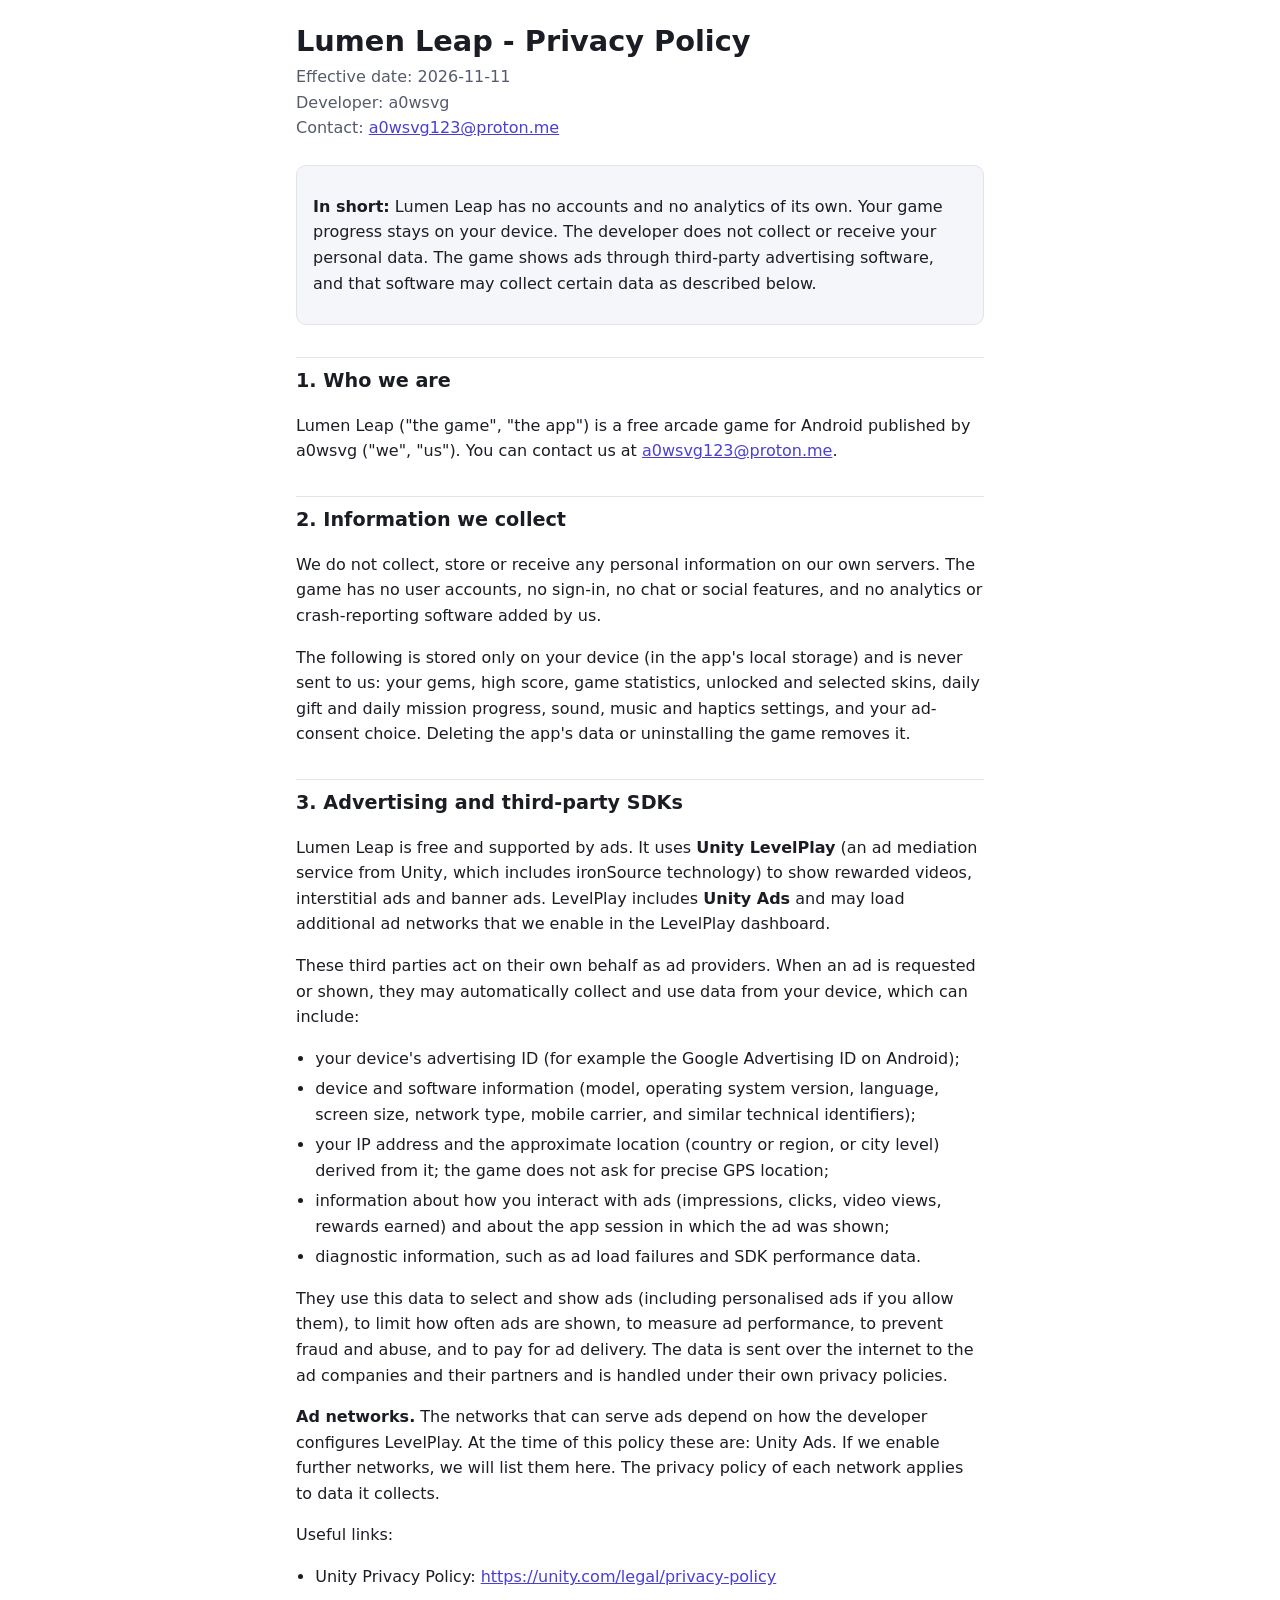
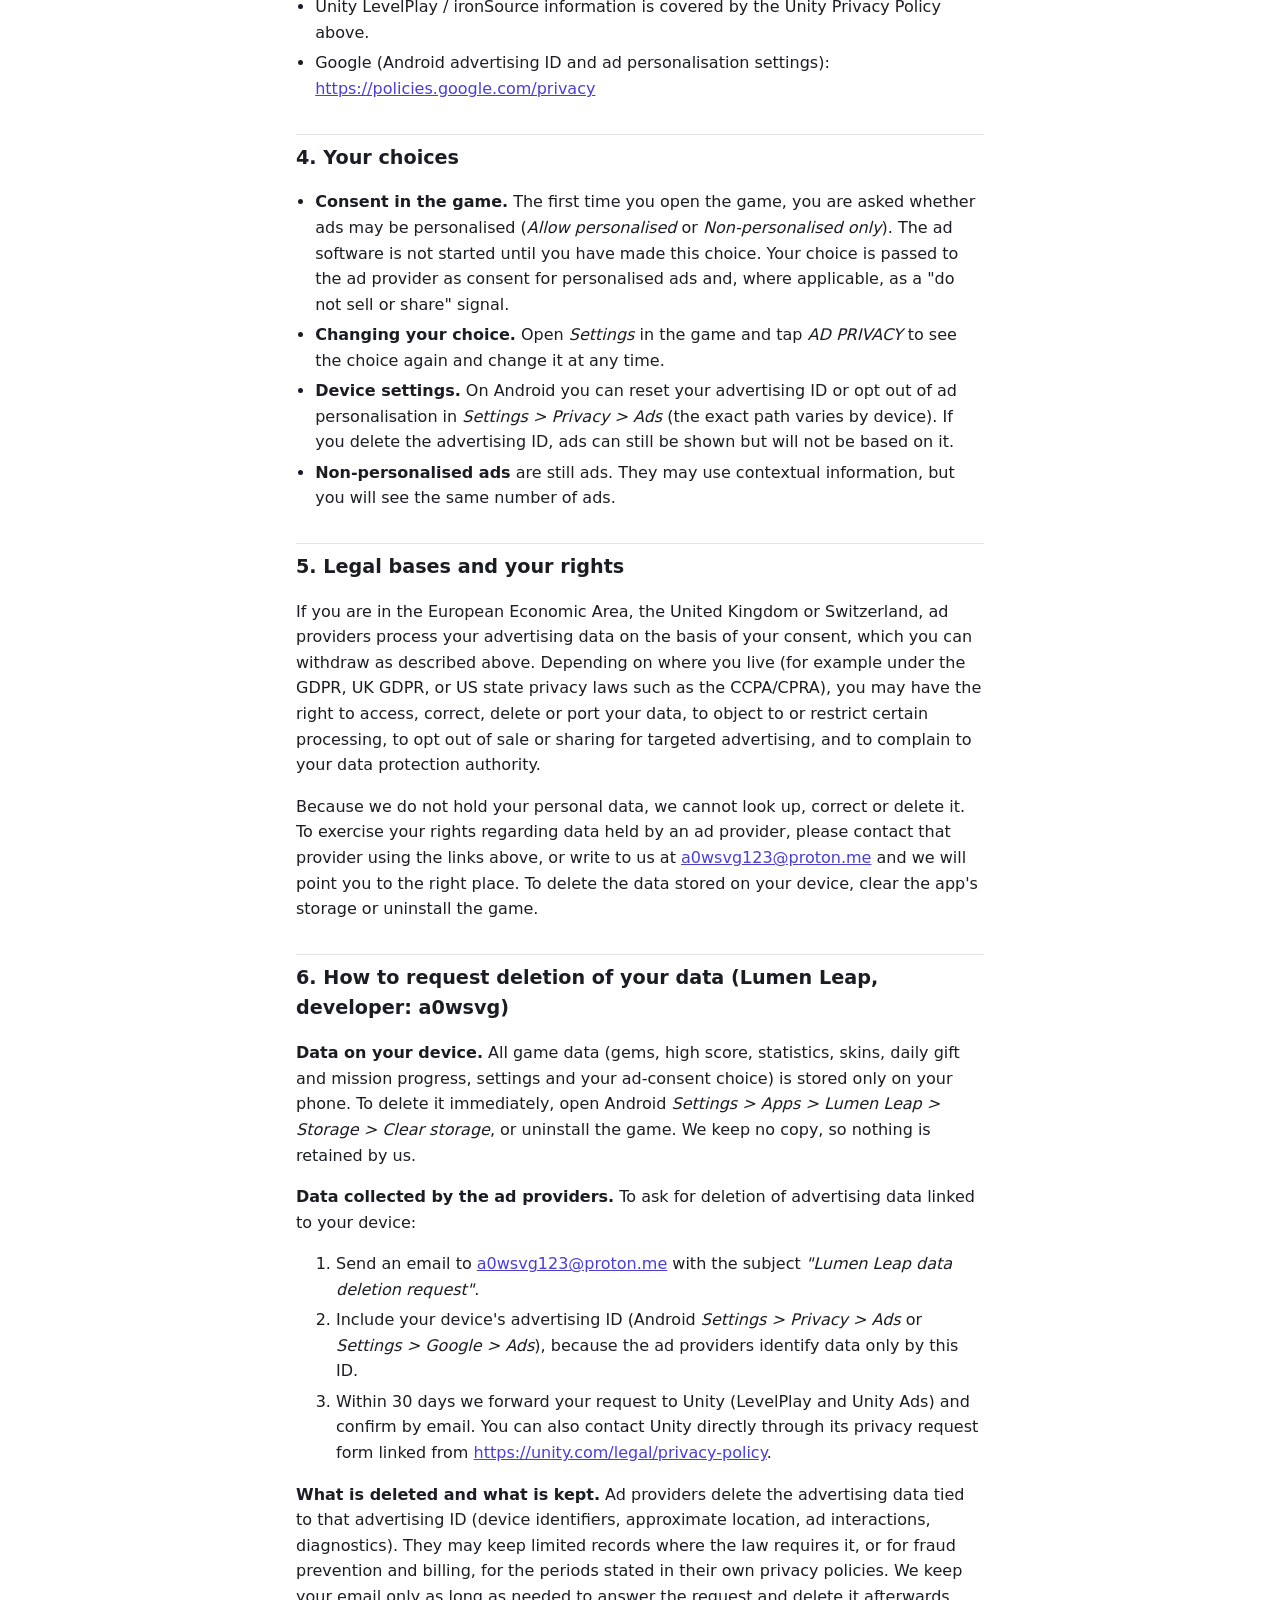
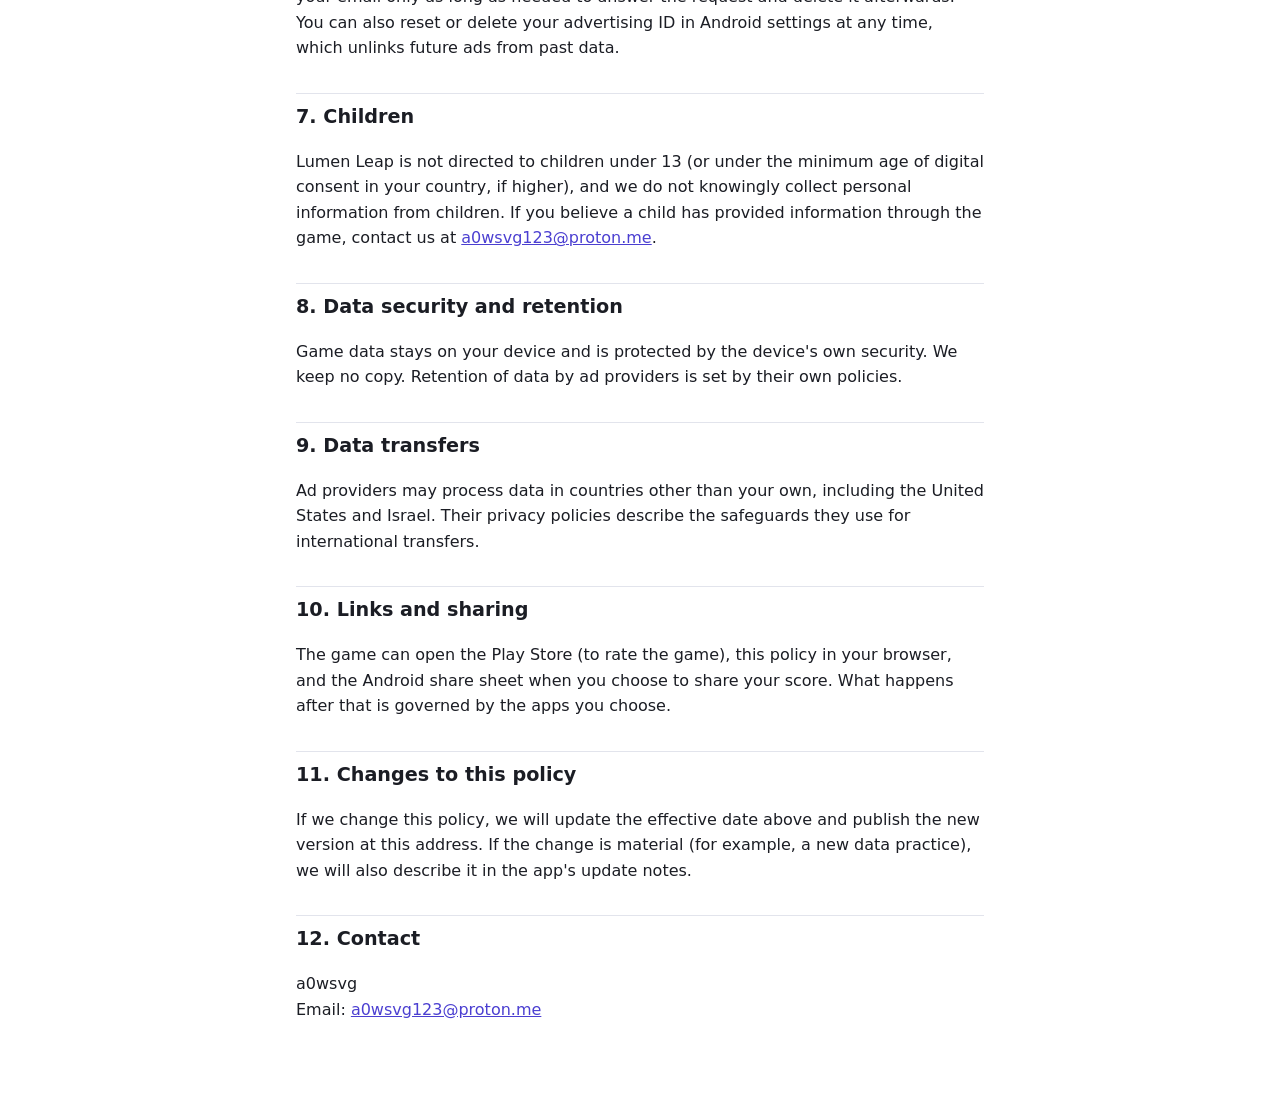
<file: lumen-leap/privacy/index.html>
<!doctype html>
<html lang="en">
<head>
<meta charset="utf-8">
<meta name="viewport" content="width=device-width, initial-scale=1">
<title>Lumen Leap - Privacy Policy</title>
<style>
  :root { --bg:#ffffff; --fg:#1b1d24; --muted:#555b6b; --accent:#4b3fd1; --line:#e2e4ec; --card:#f5f6fa; }
  @media (prefers-color-scheme: dark) {
    :root { --bg:#12131a; --fg:#e8e9f0; --muted:#a3a8b8; --accent:#9a90ff; --line:#2a2c3a; --card:#1b1d28; }
  }
  * { box-sizing: border-box; }
  body { margin:0; background:var(--bg); color:var(--fg);
         font:16px/1.6 system-ui,-apple-system,"Segoe UI",Roboto,Helvetica,Arial,sans-serif; }
  main { max-width: 720px; margin: 0 auto; padding: 24px 16px 64px; }
  h1 { font-size: 1.8rem; line-height: 1.25; margin: 0 0 4px; }
  h2 { font-size: 1.2rem; margin: 2rem 0 .5rem; padding-top: .5rem; border-top: 1px solid var(--line); }
  p, li { color: var(--fg); }
  .meta { color: var(--muted); margin: 0 0 1.5rem; }
  a { color: var(--accent); overflow-wrap: anywhere; }
  ul { padding-left: 1.2rem; }
  li { margin: .3rem 0; }
  .box { background: var(--card); border: 1px solid var(--line); border-radius: 10px; padding: 12px 16px; }
  table { width: 100%; border-collapse: collapse; font-size: .95rem; }
  th, td { text-align: left; vertical-align: top; padding: 8px; border-bottom: 1px solid var(--line); }
  th { color: var(--muted); font-weight: 600; }
  @media (max-width: 520px) { th, td { padding: 6px 4px; font-size: .9rem; } }
</style>
</head>
<body>
<main>
<h1>Lumen Leap - Privacy Policy</h1>
<p class="meta">Effective date: 2026-11-11<br>Developer: a0wsvg<br>Contact: <a href="mailto:a0wsvg123@proton.me">a0wsvg123@proton.me</a></p>

<div class="box">
<p><strong>In short:</strong> Lumen Leap has no accounts and no analytics of its own. Your game progress stays on your device. The developer does not collect or receive your personal data. The game shows ads through third-party advertising software, and that software may collect certain data as described below.</p>
</div>

<h2>1. Who we are</h2>
<p>Lumen Leap ("the game", "the app") is a free arcade game for Android published by a0wsvg ("we", "us"). You can contact us at <a href="mailto:a0wsvg123@proton.me">a0wsvg123@proton.me</a>.</p>

<h2>2. Information we collect</h2>
<p>We do not collect, store or receive any personal information on our own servers. The game has no user accounts, no sign-in, no chat or social features, and no analytics or crash-reporting software added by us.</p>
<p>The following is stored only on your device (in the app's local storage) and is never sent to us: your gems, high score, game statistics, unlocked and selected skins, daily gift and daily mission progress, sound, music and haptics settings, and your ad-consent choice. Deleting the app's data or uninstalling the game removes it.</p>

<h2>3. Advertising and third-party SDKs</h2>
<p>Lumen Leap is free and supported by ads. It uses <strong>Unity LevelPlay</strong> (an ad mediation service from Unity, which includes ironSource technology) to show rewarded videos, interstitial ads and banner ads. LevelPlay includes <strong>Unity Ads</strong> and may load additional ad networks that we enable in the LevelPlay dashboard.</p>
<p>These third parties act on their own behalf as ad providers. When an ad is requested or shown, they may automatically collect and use data from your device, which can include:</p>
<ul>
  <li>your device's advertising ID (for example the Google Advertising ID on Android);</li>
  <li>device and software information (model, operating system version, language, screen size, network type, mobile carrier, and similar technical identifiers);</li>
  <li>your IP address and the approximate location (country or region, or city level) derived from it; the game does not ask for precise GPS location;</li>
  <li>information about how you interact with ads (impressions, clicks, video views, rewards earned) and about the app session in which the ad was shown;</li>
  <li>diagnostic information, such as ad load failures and SDK performance data.</li>
</ul>
<p>They use this data to select and show ads (including personalised ads if you allow them), to limit how often ads are shown, to measure ad performance, to prevent fraud and abuse, and to pay for ad delivery. The data is sent over the internet to the ad companies and their partners and is handled under their own privacy policies.</p>

<p><strong>Ad networks.</strong> The networks that can serve ads depend on how the developer configures LevelPlay. At the time of this policy these are: Unity Ads. If we enable further networks, we will list them here. The privacy policy of each network applies to data it collects.</p>

<p>Useful links:</p>
<ul>
  <li>Unity Privacy Policy: <a href="https://unity.com/legal/privacy-policy" rel="noopener">https://unity.com/legal/privacy-policy</a></li>
  <li>Unity LevelPlay / ironSource information is covered by the Unity Privacy Policy above.</li>
  <li>Google (Android advertising ID and ad personalisation settings): <a href="https://policies.google.com/privacy" rel="noopener">https://policies.google.com/privacy</a></li>
</ul>

<h2>4. Your choices</h2>
<ul>
  <li><strong>Consent in the game.</strong> The first time you open the game, you are asked whether ads may be personalised (<em>Allow personalised</em> or <em>Non-personalised only</em>). The ad software is not started until you have made this choice. Your choice is passed to the ad provider as consent for personalised ads and, where applicable, as a "do not sell or share" signal.</li>
  <li><strong>Changing your choice.</strong> Open <em>Settings</em> in the game and tap <em>AD PRIVACY</em> to see the choice again and change it at any time.</li>
  <li><strong>Device settings.</strong> On Android you can reset your advertising ID or opt out of ad personalisation in <em>Settings &gt; Privacy &gt; Ads</em> (the exact path varies by device). If you delete the advertising ID, ads can still be shown but will not be based on it.</li>
  <li><strong>Non-personalised ads</strong> are still ads. They may use contextual information, but you will see the same number of ads.</li>
</ul>

<h2>5. Legal bases and your rights</h2>
<p>If you are in the European Economic Area, the United Kingdom or Switzerland, ad providers process your advertising data on the basis of your consent, which you can withdraw as described above. Depending on where you live (for example under the GDPR, UK GDPR, or US state privacy laws such as the CCPA/CPRA), you may have the right to access, correct, delete or port your data, to object to or restrict certain processing, to opt out of sale or sharing for targeted advertising, and to complain to your data protection authority.</p>
<p>Because we do not hold your personal data, we cannot look up, correct or delete it. To exercise your rights regarding data held by an ad provider, please contact that provider using the links above, or write to us at <a href="mailto:a0wsvg123@proton.me">a0wsvg123@proton.me</a> and we will point you to the right place. To delete the data stored on your device, clear the app's storage or uninstall the game.</p>

<h2 id="data-deletion">6. How to request deletion of your data (Lumen Leap, developer: a0wsvg)</h2>
<p><strong>Data on your device.</strong> All game data (gems, high score, statistics, skins, daily gift and mission progress, settings and your ad-consent choice) is stored only on your phone. To delete it immediately, open Android <em>Settings &gt; Apps &gt; Lumen Leap &gt; Storage &gt; Clear storage</em>, or uninstall the game. We keep no copy, so nothing is retained by us.</p>
<p><strong>Data collected by the ad providers.</strong> To ask for deletion of advertising data linked to your device:</p>
<ol>
  <li>Send an email to <a href="mailto:a0wsvg123@proton.me?subject=Lumen%20Leap%20data%20deletion%20request">a0wsvg123@proton.me</a> with the subject <em>"Lumen Leap data deletion request"</em>.</li>
  <li>Include your device's advertising ID (Android <em>Settings &gt; Privacy &gt; Ads</em> or <em>Settings &gt; Google &gt; Ads</em>), because the ad providers identify data only by this ID.</li>
  <li>Within 30 days we forward your request to Unity (LevelPlay and Unity Ads) and confirm by email. You can also contact Unity directly through its privacy request form linked from <a href="https://unity.com/legal/privacy-policy" rel="noopener">https://unity.com/legal/privacy-policy</a>.</li>
</ol>
<p><strong>What is deleted and what is kept.</strong> Ad providers delete the advertising data tied to that advertising ID (device identifiers, approximate location, ad interactions, diagnostics). They may keep limited records where the law requires it, or for fraud prevention and billing, for the periods stated in their own privacy policies. We keep your email only as long as needed to answer the request and delete it afterwards. You can also reset or delete your advertising ID in Android settings at any time, which unlinks future ads from past data.</p>

<h2>7. Children</h2>
<p>Lumen Leap is not directed to children under 13 (or under the minimum age of digital consent in your country, if higher), and we do not knowingly collect personal information from children. If you believe a child has provided information through the game, contact us at <a href="mailto:a0wsvg123@proton.me">a0wsvg123@proton.me</a>.</p>

<h2>8. Data security and retention</h2>
<p>Game data stays on your device and is protected by the device's own security. We keep no copy. Retention of data by ad providers is set by their own policies.</p>

<h2>9. Data transfers</h2>
<p>Ad providers may process data in countries other than your own, including the United States and Israel. Their privacy policies describe the safeguards they use for international transfers.</p>

<h2>10. Links and sharing</h2>
<p>The game can open the Play Store (to rate the game), this policy in your browser, and the Android share sheet when you choose to share your score. What happens after that is governed by the apps you choose.</p>

<h2>11. Changes to this policy</h2>
<p>If we change this policy, we will update the effective date above and publish the new version at this address. If the change is material (for example, a new data practice), we will also describe it in the app's update notes.</p>

<h2>12. Contact</h2>
<p>a0wsvg<br>Email: <a href="mailto:a0wsvg123@proton.me">a0wsvg123@proton.me</a></p>
</main>
</body>
</html>
</file>
